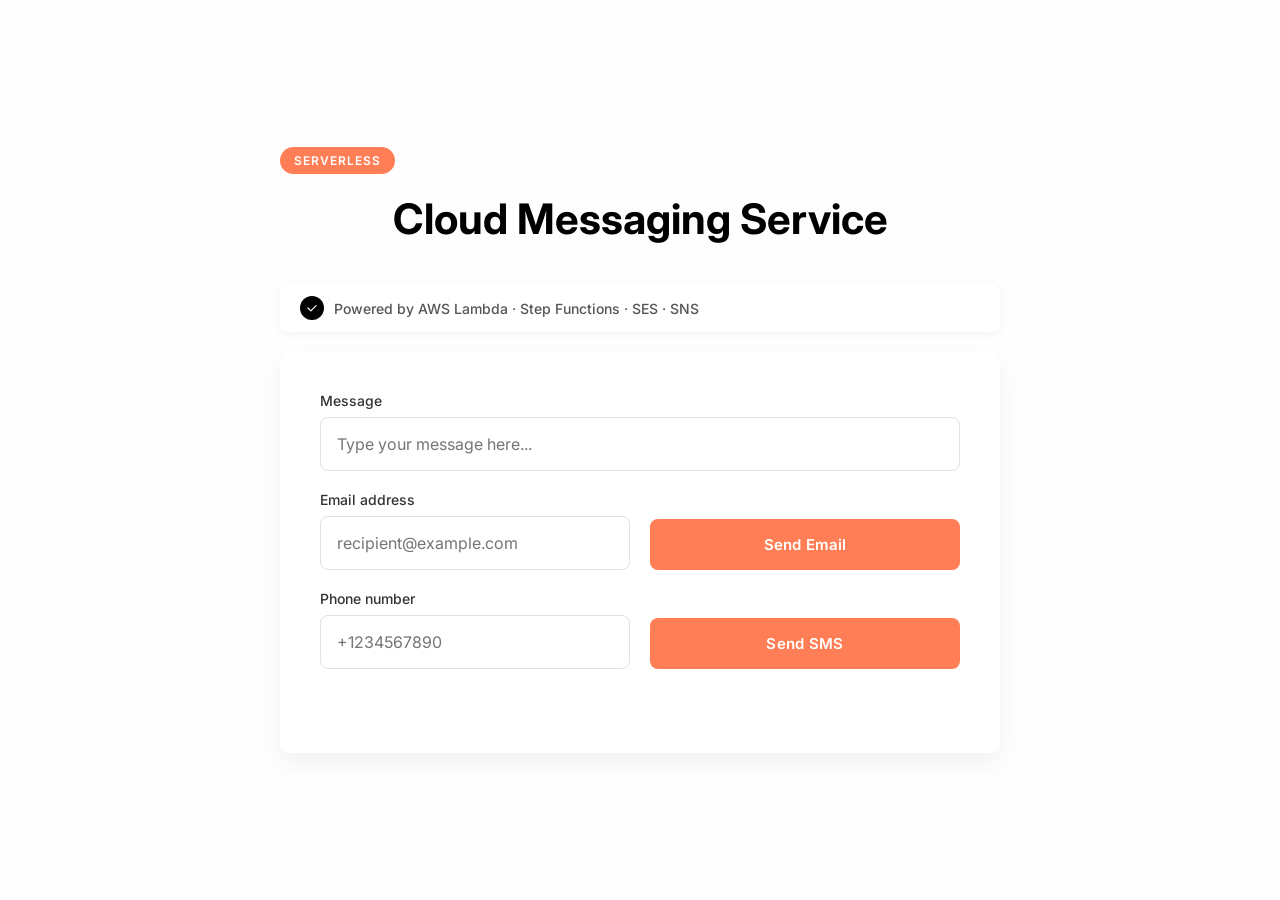
<file: frontend/index.html>
<!DOCTYPE html>
<html lang="en">
<head>
    <meta charset="UTF-8">
    <meta http-equiv="X-UA-Compatible" content="IE=edge">
    <meta name="viewport" content="width=device-width, initial-scale=1.0">
    <title>Cloud Messaging Service</title>
    <link rel="stylesheet" href="style.css">
    <link href="https://fonts.googleapis.com/css2?family=Inter:wght@400;500;600;700&display=swap" rel="stylesheet">
    <script src="app.js" defer></script>
</head>
<body>
    <div class="container">
        <div class="new-badge">SERVERLESS</div>
        <h1 class="form-title">Cloud Messaging Service</h1>

        <div class="feature-item">
            <div class="check-icon">
                <svg viewBox="0 0 24 24" fill="none" xmlns="http://www.w3.org/2000/svg">
                    <path d="M5 12L10 17L19 8" stroke="white" stroke-width="2" stroke-linecap="round" stroke-linejoin="round"/>
                </svg>
            </div>
            <div class="feature-text">Powered by AWS Lambda · Step Functions · SES · SNS</div>
        </div>

        <form id="messaging-form">
            <div class="form-row">
                <div class="form-group">
                    <label for="message">Message</label>
                    <input
                        type="text"
                        id="message"
                        name="message"
                        placeholder="Type your message here..."
                        required
                        maxlength="1600"
                    >
                </div>
            </div>

            <div class="form-row">
                <div class="form-group">
                    <label for="email">Email address</label>
                    <input
                        type="email"
                        id="email"
                        name="email"
                        placeholder="recipient@example.com"
                    >
                </div>
                <div class="form-group" style="display:flex;align-items:flex-end;">
                    <button type="button" onclick="sendMessage(event, 'email')">
                        Send Email
                    </button>
                </div>
            </div>

            <div class="form-row">
                <div class="form-group">
                    <label for="sms">Phone number</label>
                    <input
                        type="tel"
                        id="sms"
                        name="sms"
                        placeholder="+1234567890"
                    >
                </div>
                <div class="form-group" style="display:flex;align-items:flex-end;">
                    <button type="button" onclick="sendMessage(event, 'sms')">
                        Send SMS
                    </button>
                </div>
            </div>

            <!-- Status feedback -->
            <div id="status-message" class="status" role="alert" aria-live="polite"></div>
        </form>
    </div>
</body>
</html>
</file>
<file: frontend/style.css>
/* Reset */
*, *::before, *::after {
  margin: 0;
  padding: 0;
  box-sizing: border-box;
  font-family: 'Inter', 'Segoe UI', Tahoma, Geneva, Verdana, sans-serif;
}

body {
  background-color: #f9f9f9;
  min-height: 100vh;
  display: flex;
  align-items: center;
  justify-content: center;
  padding: 20px;
  color: #333;
  background-image: linear-gradient(
    rgba(255, 255, 255, 0.8),
    rgba(255, 255, 255, 0.8)
  ), url('https://images.unsplash.com/photo-1567016432779-094069958ea5?q=80&w=1000');
  background-size: cover;
  background-position: center;
}

.container {
  width: 100%;
  max-width: 800px;
  margin: 0 auto;
  padding: 40px;
}

.new-badge {
  background-color: #FF7E55;
  color: white;
  font-weight: 600;
  font-size: 12px;
  letter-spacing: 1px;
  padding: 6px 14px;
  border-radius: 50px;
  display: inline-block;
  margin-bottom: 20px;
}

.form-title {
  font-size: 42px;
  font-weight: 700;
  text-align: center;
  margin-bottom: 40px;
  color: #000;
  line-height: 1.2;
}

form {
  background-color: rgba(255, 255, 255, 0.95);
  padding: 40px;
  border-radius: 12px;
  box-shadow: 0 10px 25px rgba(0, 0, 0, 0.05);
  animation: fadeIn 0.6s ease-out;
}

.form-row {
  display: flex;
  gap: 20px;
  margin-bottom: 20px;
}

.form-group {
  flex: 1;
}

label {
  font-weight: 500;
  font-size: 14px;
  color: #333;
  margin-bottom: 8px;
  display: block;
}

input {
  padding: 16px;
  border: 1px solid #e0e0e0;
  border-radius: 8px;
  font-size: 16px;
  transition: border-color 0.2s ease, box-shadow 0.2s ease;
  width: 100%;
  background-color: #fff;
}

input:focus {
  border-color: #FF7E55;
  box-shadow: 0 0 0 3px rgba(255, 126, 85, 0.15);
  outline: none;
}

button {
  background-color: #FF7E55;
  color: white;
  border: none;
  padding: 16px 20px;
  border-radius: 8px;
  cursor: pointer;
  font-weight: 600;
  font-size: 15px;
  transition: background-color 0.2s ease, transform 0.1s ease, box-shadow 0.2s ease;
  width: 100%;
  letter-spacing: 0.3px;
}

button:hover:not(:disabled) {
  background-color: #FF6B3D;
  transform: translateY(-2px);
  box-shadow: 0 5px 15px rgba(255, 126, 85, 0.25);
}

button:active:not(:disabled) {
  transform: translateY(0);
}

button:disabled {
  opacity: 0.6;
  cursor: not-allowed;
}

/* Status feedback */
.status {
  margin-top: 16px;
  padding: 12px 16px;
  border-radius: 8px;
  font-size: 14px;
  font-weight: 500;
  min-height: 20px;
}

.status.success {
  background-color: #ecfdf5;
  color: #065f46;
  border: 1px solid #a7f3d0;
}

.status.error {
  background-color: #fef2f2;
  color: #991b1b;
  border: 1px solid #fca5a5;
}

.feature-item {
  display: flex;
  align-items: center;
  gap: 10px;
  margin-bottom: 20px;
  padding: 12px 20px;
  background-color: #fff;
  border-radius: 8px;
  box-shadow: 0 2px 8px rgba(0, 0, 0, 0.05);
}

.check-icon {
  width: 24px;
  height: 24px;
  background-color: #000;
  border-radius: 50%;
  display: flex;
  align-items: center;
  justify-content: center;
  flex-shrink: 0;
}

.check-icon svg {
  width: 14px;
  height: 14px;
}

.feature-text {
  font-size: 14px;
  color: #555;
  font-weight: 500;
}

/* Responsive */
@media (max-width: 700px) {
  .form-row {
    flex-direction: column;
    gap: 15px;
  }

  .form-title {
    font-size: 30px;
  }

  form {
    padding: 25px;
  }

  .container {
    padding: 20px;
  }
}

@keyframes fadeIn {
  from { opacity: 0; transform: translateY(20px); }
  to   { opacity: 1; transform: translateY(0); }
}
</file>
